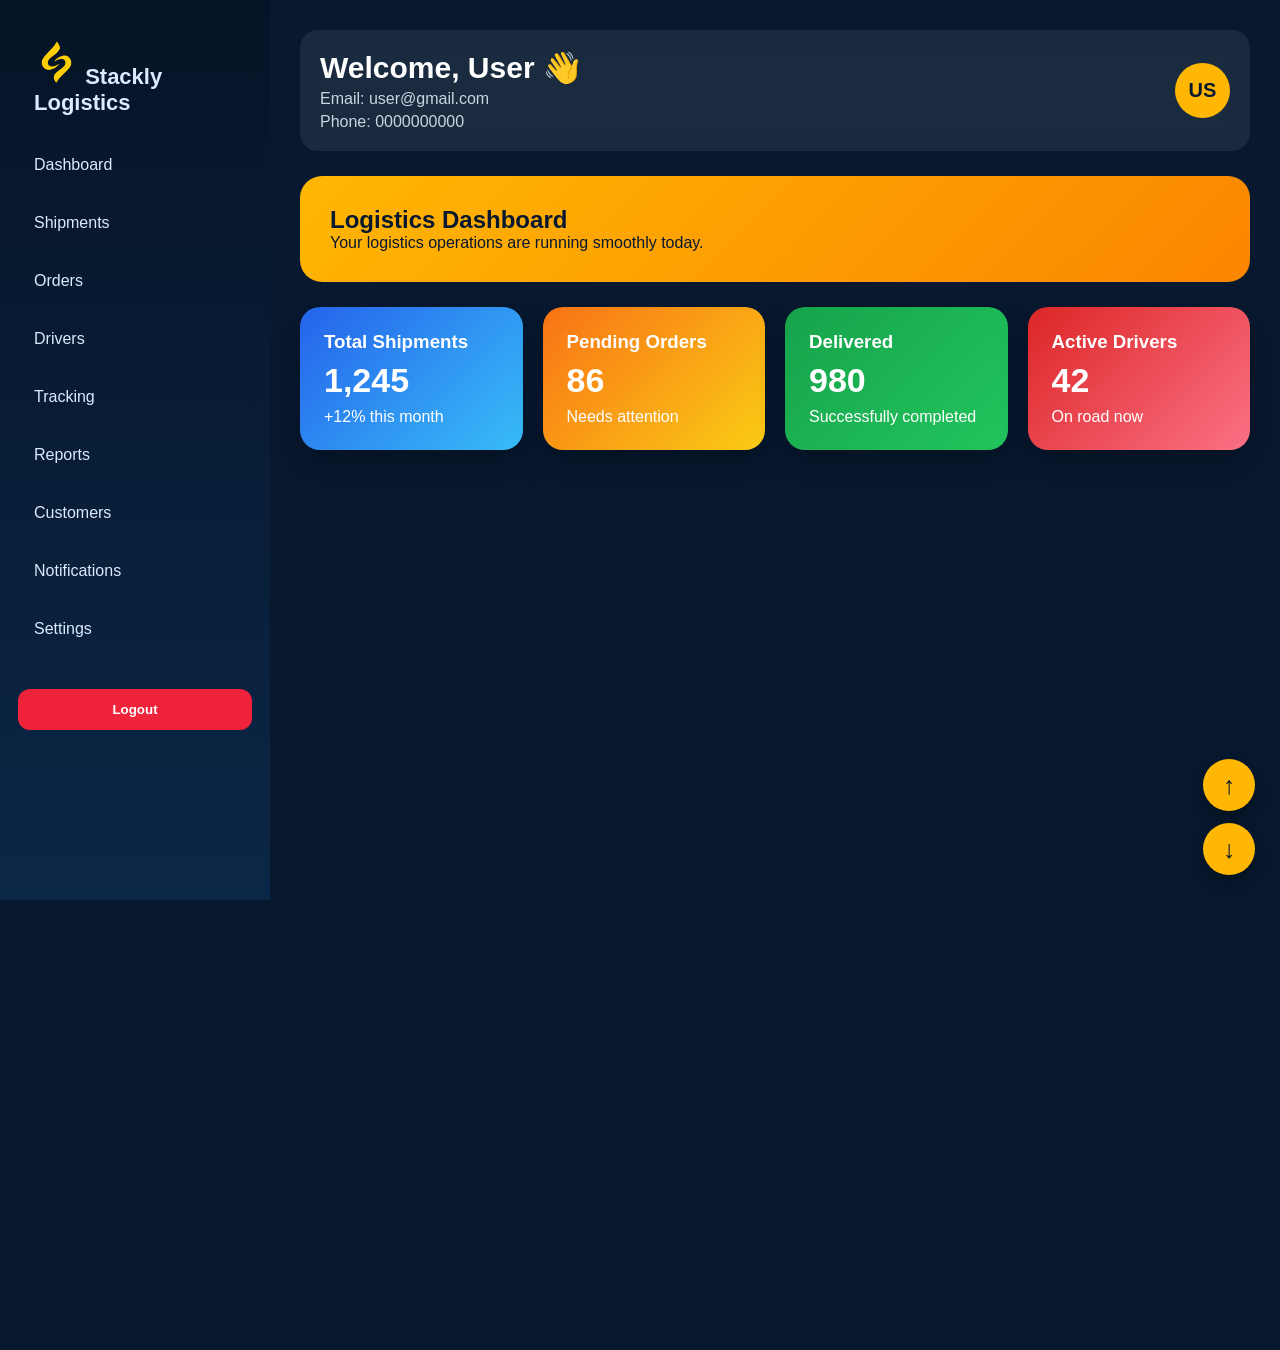
<file: das.html>
<!DOCTYPE html>
<html lang="en">
<head>
  <meta charset="UTF-8">
  <meta name="viewport" content="width=device-width, initial-scale=1.0">
  <title>Logistics Dashboard</title>
  <link rel="stylesheet" href="das.css">
</head>
<body>

<div class="scroll-buttons">
  <button id="scrollTopBtn">↑</button>
  <button id="scrollBottomBtn">↓</button>
</div>

<div class="dashboard">

  <aside class="sidebar">
    <a href="das.html" class="sidebar-logo">
      <img src="logo1.webp" alt="Stackly Logo">
      <span>Stackly Logistics</span>
    </a>
<div class="error-menu">

  <a href="404.html">Dashboard</a>
  <a href="404.html">Shipments</a>
  <a href="404.html">Orders</a>
  <a href="404.html">Drivers</a>
  <a href="404.html">Tracking</a>
  <a href="404.html">Reports</a>
  <a href="404.html">Customers</a>
  <a href="404.html">Notifications</a>
  <a href="404.html">Settings</a>

</div>
    <button onclick="logout()">Logout</button>
  </aside>

  <main class="main">

    <div class="topbar">
      <div>
        <h1>Welcome, <span id="dashboardName">User</span> 👋</h1>
        <p>Email: <span id="dashboardEmail">user@gmail.com</span></p>
        <p>Phone: <span id="dashboardPhone">0000000000</span></p>
      </div>
      <div class="profile" id="profileLetters">US</div>
    </div>

    <section id="overview" class="page active-page">
      <div class="hero-card">
        <h2>Logistics Dashboard</h2>
        <p>Your logistics operations are running smoothly today.</p>
      </div>

      <div class="cards">
        <div class="card blue"><h3>Total Shipments</h3><p>1,245</p><span>+12% this month</span></div>
        <div class="card orange"><h3>Pending Orders</h3><p>86</p><span>Needs attention</span></div>
        <div class="card green"><h3>Delivered</h3><p>980</p><span>Successfully completed</span></div>
        <div class="card red"><h3>Active Drivers</h3><p>42</p><span>On road now</span></div>
      </div>
    </section>

    <section id="shipments" class="page">
      <h2>Recent Shipments</h2>
      <table>
        <tr><th>Shipment ID</th><th>Destination</th><th>Status</th><th>Delivery Date</th></tr>
        <tr><td>#S101</td><td>Hyderabad</td><td><span class="status transit">In Transit</span></td><td>12 June 2026</td></tr>
        <tr><td>#S102</td><td>Chennai</td><td><span class="status delivered">Delivered</span></td><td>10 June 2026</td></tr>
        <tr><td>#S103</td><td>Bangalore</td><td><span class="status pending">Pending</span></td><td>14 June 2026</td></tr>
      </table>
    </section>

    <section id="orders" class="page">
      <h2>Orders Management</h2>
      <div class="info-box"><h3>New Orders</h3><p>Today 24 new orders received from multiple locations.</p></div>
      <div class="info-box"><h3>Priority Orders</h3><p>8 priority orders need same-day shipment processing.</p></div>
    </section>

    <section id="drivers" class="page">
      <h2>Driver Details</h2>
      <div class="driver-grid">
        <a href="404.html" class="driver-link"><div class="driver-card"><h3>Ravi Kumar</h3><p>Vehicle: AP 09 AB 1234</p><span>Available</span></div></a>
        <a href="404.html" class="driver-link"><div class="driver-card"><h3>Suresh Reddy</h3><p>Vehicle: TS 10 XY 4567</p><span>On Delivery</span></div></a>
        <a href="404.html" class="driver-link"><div class="driver-card"><h3>Kiran Das</h3><p>Vehicle: KA 05 MN 8899</p><span>Available</span></div></a>
      </div>
    </section>

    <section id="tracking" class="page">
      <h2>Track Shipment</h2>
      <div class="tracking-box">
        <input type="text" id="trackInput" placeholder="Enter Tracking ID">
        <button onclick="trackOrder()">Track Now</button>
        <p id="trackResult"></p>
      </div>
    </section>

    <section id="reports" class="page">
      <h2>Reports & Analytics</h2>
      <div class="info-box"><h3>Monthly Report</h3><p>Total delivery success rate is 94% this month.</p></div>
      <div class="info-box"><h3>Revenue Report</h3><p>Logistics revenue increased by 18% compared to last month.</p></div>
    </section>

    <section id="customers" class="page">
      <h2>Top Customers</h2>
      <div class="info-box"><h3>Amazon Logistics</h3><p>350 Deliveries Completed</p></div>
      <div class="info-box"><h3>Flipkart Express</h3><p>280 Deliveries Completed</p></div>
      <div class="info-box"><h3>Myntra Shipping</h3><p>195 Deliveries Completed</p></div>
    </section>

    <section id="notifications" class="page">
      <h2>Notifications</h2>
      <div class="info-box"><h3>🚚 Shipment Update</h3><p>Shipment #S101 reached Hyderabad Hub.</p></div>
      <div class="info-box"><h3>⚠ Driver Alert</h3><p>Vehicle TS10XY4567 requires maintenance.</p></div>
      <div class="info-box"><h3>✅ Delivery Success</h3><p>Shipment #S102 delivered successfully.</p></div>
    </section>

    <section id="settings" class="page">
      <h2>Account Settings</h2>
      <div class="info-box">
        <h3>User Profile</h3>
        <p>Name: <span id="settingsName">User</span></p>
        <p>Email: <span id="settingsEmail">user@gmail.com</span></p>
        <p>Phone: <span id="settingsPhone">0000000000</span></p>
      </div>
    </section>

  </main>
</div>

<script src="das.js"></script>
</body>
</html>
</file>
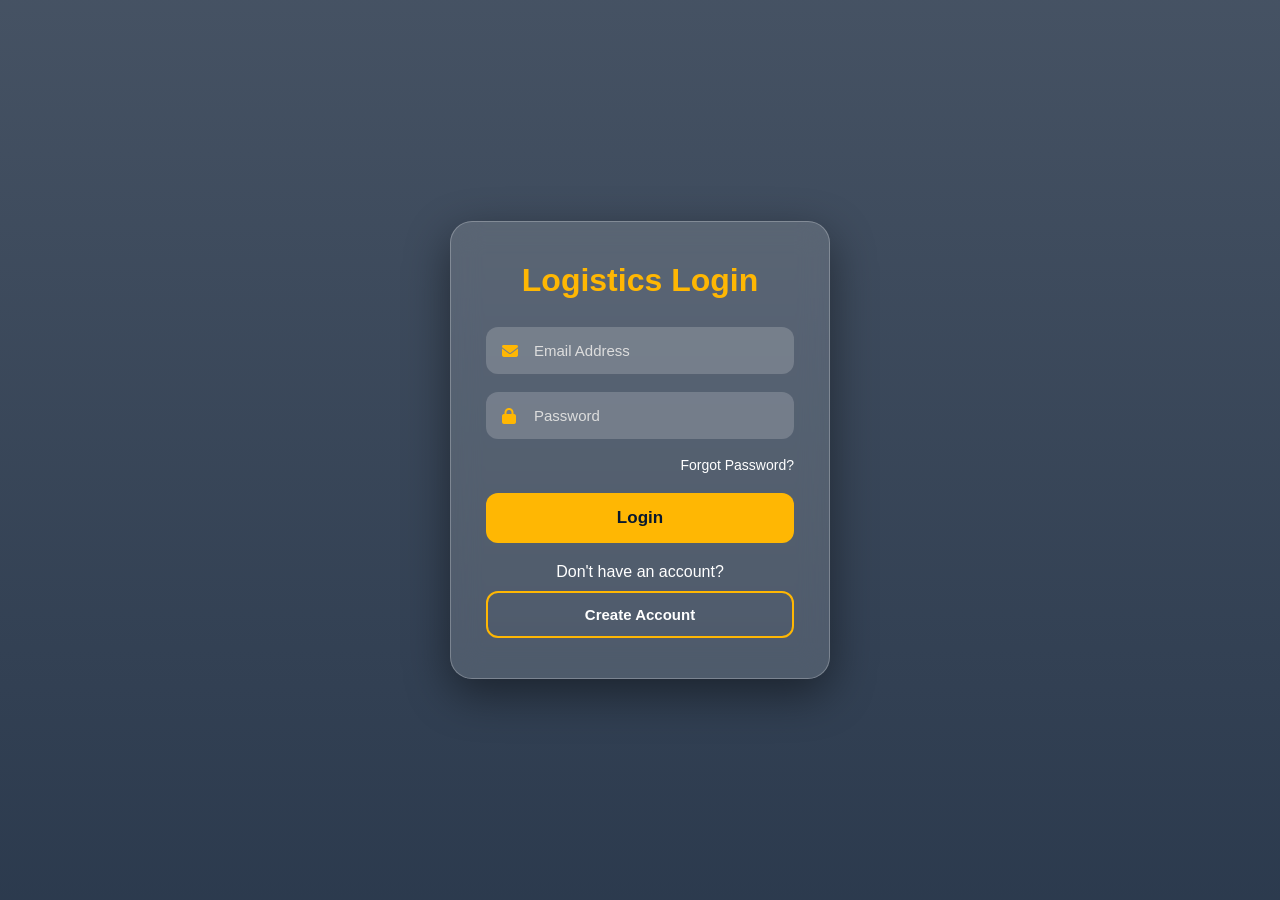
<file: login.html>
<!DOCTYPE html>
<html lang="en">
<head>
<meta charset="UTF-8">
<meta name="viewport" content="width=device-width, initial-scale=1.0">
<title>Stackly Logistics</title>
<link rel="stylesheet" href="login.css">
<link rel="stylesheet" href="https://cdnjs.cloudflare.com/ajax/libs/font-awesome/6.5.1/css/all.min.css">
</head>
<body>

<div class="container">

  <div class="form-box active" id="loginBox">
    <form>
      <h1>Logistics Login</h1>

      <div class="input-box">
        <i class="fas fa-envelope"></i>
        <input type="email" id="loginEmail" placeholder="Email Address" required>
      </div>

      <div class="input-box">
        <i class="fas fa-lock"></i>
        <input type="password" id="loginPassword" placeholder="Password" required>
      </div>

      <a href="404.html" class="forgot">Forgot Password?</a>

      <button type="button" class="btn" onclick="loginAccount()">Login</button>

      <p>Don't have an account?</p>
      <button type="button" class="switch-btn" onclick="showSignup()">Create Account</button>
    </form>
  </div>

  <div class="form-box" id="signupBox">
    <form>
      <h1>Create Account</h1>

      <div class="input-box">
        <i class="fas fa-user"></i>
        <input type="text" id="signupName" placeholder="Full Name" required>
      </div>

      <div class="input-box">
        <i class="fas fa-envelope"></i>
        <input type="email" id="signupEmail" placeholder="Email Address" required>
      </div>

      <div class="input-box">
        <i class="fas fa-phone"></i>
        <input type="text" id="signupPhone" placeholder="Phone Number" required>
      </div>

      <div class="input-box">
        <i class="fas fa-lock"></i>
        <input type="password" id="signupPassword" placeholder="Password" required>
      </div>

      <button type="button" class="btn" onclick="createAccount()">Signup</button>

      <p>Already have an account?</p>
      <button type="button" class="switch-btn" onclick="showLogin()">Login Here</button>
    </form>
  </div>

</div>

<script src="login.js"></script>
</body>
</html>
</file>
<file: das.css>
*{
  margin:0;
  padding:0;
  box-sizing:border-box;
  font-family:"Segoe UI", Arial, sans-serif;
}

html{
  scroll-behavior:smooth;
}

body{
  background:#07182f;
  color:#fff;
}

/* Scroll Buttons */
.scroll-buttons{
  position:fixed;
  right:25px;
  bottom:25px;
  display:flex;
  flex-direction:column;
  gap:12px;
  z-index:9999;
}

.scroll-buttons button{
  width:52px;
  height:52px;
  border:none;
  border-radius:50%;
  background:#ffb703;
  color:#07182f;
  font-size:25px;
  font-weight:bold;
  cursor:pointer;
  box-shadow:0 8px 20px rgba(0,0,0,.35);
  transition:.3s;
}

.scroll-buttons button:hover{
  background:#fff;
  transform:scale(1.08);
}

.dashboard{
  min-height:100vh;
  display:flex;
}

.sidebar{
  width:270px;
  background:linear-gradient(180deg,#061326,#0b2747);
  padding:25px 18px;
  position:fixed;
  height:100vh;
  overflow-y:auto;
}

.sidebar-logo{
  display:flex;
  align-items:center;
  gap:10px;
  color:#ffb703;
  font-size:22px;
  font-weight:bold;
  margin-bottom:30px;
  text-decoration:none;
}

.sidebar-logo img{
  width:45px;
  height:45px;
  object-fit:contain;
}

.sidebar a{
  display:block;
  padding:14px 16px;
  margin-bottom:12px;
  color:#dbeafe;
  text-decoration:none;
  border-radius:12px;
  cursor:pointer;
  transition:.3s;
}

.sidebar a:hover,
.sidebar a.active{
  background:#ffb703;
  color:#07182f;
  font-weight:bold;
}

.sidebar button{
  width:100%;
  padding:13px;
  margin-top:25px;
  border:none;
  border-radius:12px;
  background:#ef233c;
  color:#fff;
  font-weight:bold;
  cursor:pointer;
}

.main{
  margin-left:270px;
  width:calc(100% - 270px);
  padding:30px;
  min-height:150vh;
}

.topbar{
  display:flex;
  justify-content:space-between;
  align-items:center;
  background:rgba(255,255,255,.08);
  padding:20px;
  border-radius:18px;
  margin-bottom:25px;
  backdrop-filter:blur(10px);
}

.topbar h1{
  font-size:30px;
}

.topbar p{
  color:#cbd5e1;
  margin-top:5px;
}

.profile{
  width:55px;
  height:55px;
  background:#ffb703;
  color:#07182f;
  display:flex;
  align-items:center;
  justify-content:center;
  border-radius:50%;
  font-weight:bold;
  font-size:20px;
}

.page{
  display:none;
}

.active-page{
  display:block;
}

.hero-card{
  background:linear-gradient(135deg,#ffb703,#fb8500);
  color:#07182f;
  padding:30px;
  border-radius:22px;
  margin-bottom:25px;
}

.cards{
  display:grid;
  grid-template-columns:repeat(4,1fr);
  gap:20px;
}

.card{
  padding:24px;
  border-radius:20px;
  color:#fff;
  box-shadow:0 15px 30px rgba(0,0,0,.25);
}

.card p{
  font-size:34px;
  font-weight:bold;
  margin:8px 0;
}

.blue{background:linear-gradient(135deg,#2563eb,#38bdf8);}
.orange{background:linear-gradient(135deg,#f97316,#facc15);}
.green{background:linear-gradient(135deg,#16a34a,#22c55e);}
.red{background:linear-gradient(135deg,#dc2626,#fb7185);}

table{
  width:100%;
  border-collapse:collapse;
  background:#fff;
  color:#111;
  border-radius:16px;
  overflow:hidden;
  margin-top:20px;
}

th,td{
  padding:16px;
  text-align:left;
  border-bottom:1px solid #e5e7eb;
}

th{
  background:#ffb703;
  color:#07182f;
}

.status{
  padding:6px 12px;
  border-radius:20px;
  font-size:13px;
  font-weight:bold;
}

.transit{background:#dbeafe;color:#1d4ed8;}
.delivered{background:#dcfce7;color:#15803d;}
.pending{background:#fee2e2;color:#b91c1c;}

.info-box,
.tracking-box,
.driver-card{
  background:#fff;
  color:#111;
  padding:22px;
  border-radius:18px;
  margin-top:18px;
  box-shadow:0 12px 25px rgba(0,0,0,.2);
}

.driver-grid{
  display:grid;
  grid-template-columns:repeat(3,1fr);
  gap:20px;
  margin-top:20px;
}

.driver-link{
  text-decoration:none;
  color:inherit;
}

.driver-card{
  cursor:pointer;
  transition:.3s;
}

.driver-card:hover{
  transform:translateY(-5px);
}

.driver-card span{
  display:inline-block;
  margin-top:10px;
  background:#dcfce7;
  color:#15803d;
  padding:7px 14px;
  border-radius:20px;
  font-weight:bold;
}

.tracking-box input{
  width:70%;
  padding:14px;
  border:1px solid #ccc;
  border-radius:10px;
  outline:none;
}

.tracking-box button{
  padding:14px 20px;
  border:none;
  border-radius:10px;
  background:#ffb703;
  color:#07182f;
  font-weight:bold;
  cursor:pointer;
}

#trackResult{
  margin-top:15px;
  font-weight:bold;
}

/* Mobile */
@media(max-width:900px){
  .dashboard{
    flex-direction:column;
  }

  .sidebar{
    position:relative;
    width:100%;
    height:auto;
  }

  .main{
    margin-left:0;
    width:100%;
    padding:20px;
  }

  .cards,
  .driver-grid{
    grid-template-columns:1fr;
  }

  .topbar{
    flex-direction:column;
    align-items:flex-start;
    gap:15px;
  }

  .tracking-box input,
  .tracking-box button{
    width:100%;
    margin-bottom:10px;
  }

  table{
    display:block;
    overflow-x:auto;
    white-space:nowrap;
  }
}
</file>
<file: login.css>
*{
  margin:0;
  padding:0;
  box-sizing:border-box;
  font-family:'Poppins', Arial, sans-serif;
}

body{
  min-height:100vh;
  display:flex;
  justify-content:center;
  align-items:center;
  background:
    linear-gradient(rgba(7,24,47,.75), rgba(7,24,47,.85)),
    url("https://images.unsplash.com/photo-1586528116311-ad8dd3c8310d?w=1600")
    center/cover no-repeat;
}

.container{
  width:420px;
  padding:20px;
}

.form-box{
  display:none;
  padding:40px 35px;
  border-radius:22px;
  background:rgba(255,255,255,.14);
  backdrop-filter:blur(15px);
  border:1px solid rgba(255,255,255,.25);
  box-shadow:0 15px 45px rgba(0,0,0,.45);
  animation:fade .4s ease;
}

.form-box.active{
  display:block;
}

@keyframes fade{
  from{
    opacity:0;
    transform:translateY(25px);
  }
  to{
    opacity:1;
    transform:translateY(0);
  }
}

.form-box h1{
  text-align:center;
  color:#ffb703;
  margin-bottom:28px;
  font-size:32px;
}

.input-box{
  position:relative;
  margin-bottom:18px;
}

.input-box i{
  position:absolute;
  top:50%;
  left:16px;
  transform:translateY(-50%);
  color:#ffb703;
  font-size:16px;
}

.input-box input{
  width:100%;
  padding:15px 15px 15px 48px;
  border:none;
  outline:none;
  border-radius:12px;
  background:rgba(255,255,255,.18);
  color:#fff;
  font-size:15px;
}

.input-box input::placeholder{
  color:#ddd;
}

.forgot{
  display:block;
  text-align:right;
  color:#fff;
  text-decoration:none;
  font-size:14px;
  margin-bottom:20px;
}

.forgot:hover{
  color:#ffb703;
}

.btn{
  width:100%;
  padding:15px;
  border:none;
  border-radius:12px;
  background:#ffb703;
  color:#07182f;
  font-size:17px;
  font-weight:bold;
  cursor:pointer;
  transition:.3s;
}

.btn:hover{
  background:#fff;
  transform:translateY(-3px);
}

.form-box p{
  text-align:center;
  color:#fff;
  margin:20px 0 10px;
}

.switch-btn{
  width:100%;
  padding:13px;
  border:2px solid #ffb703;
  border-radius:12px;
  background:transparent;
  color:#fff;
  font-size:15px;
  font-weight:bold;
  cursor:pointer;
  transition:.3s;
}

.switch-btn:hover{
  background:#ffb703;
  color:#07182f;
}

@media(max-width:500px){
  .container{
    width:100%;
  }

  .form-box{
    padding:30px 22px;
  }

  .form-box h1{
    font-size:26px;
  }
}
</file>
